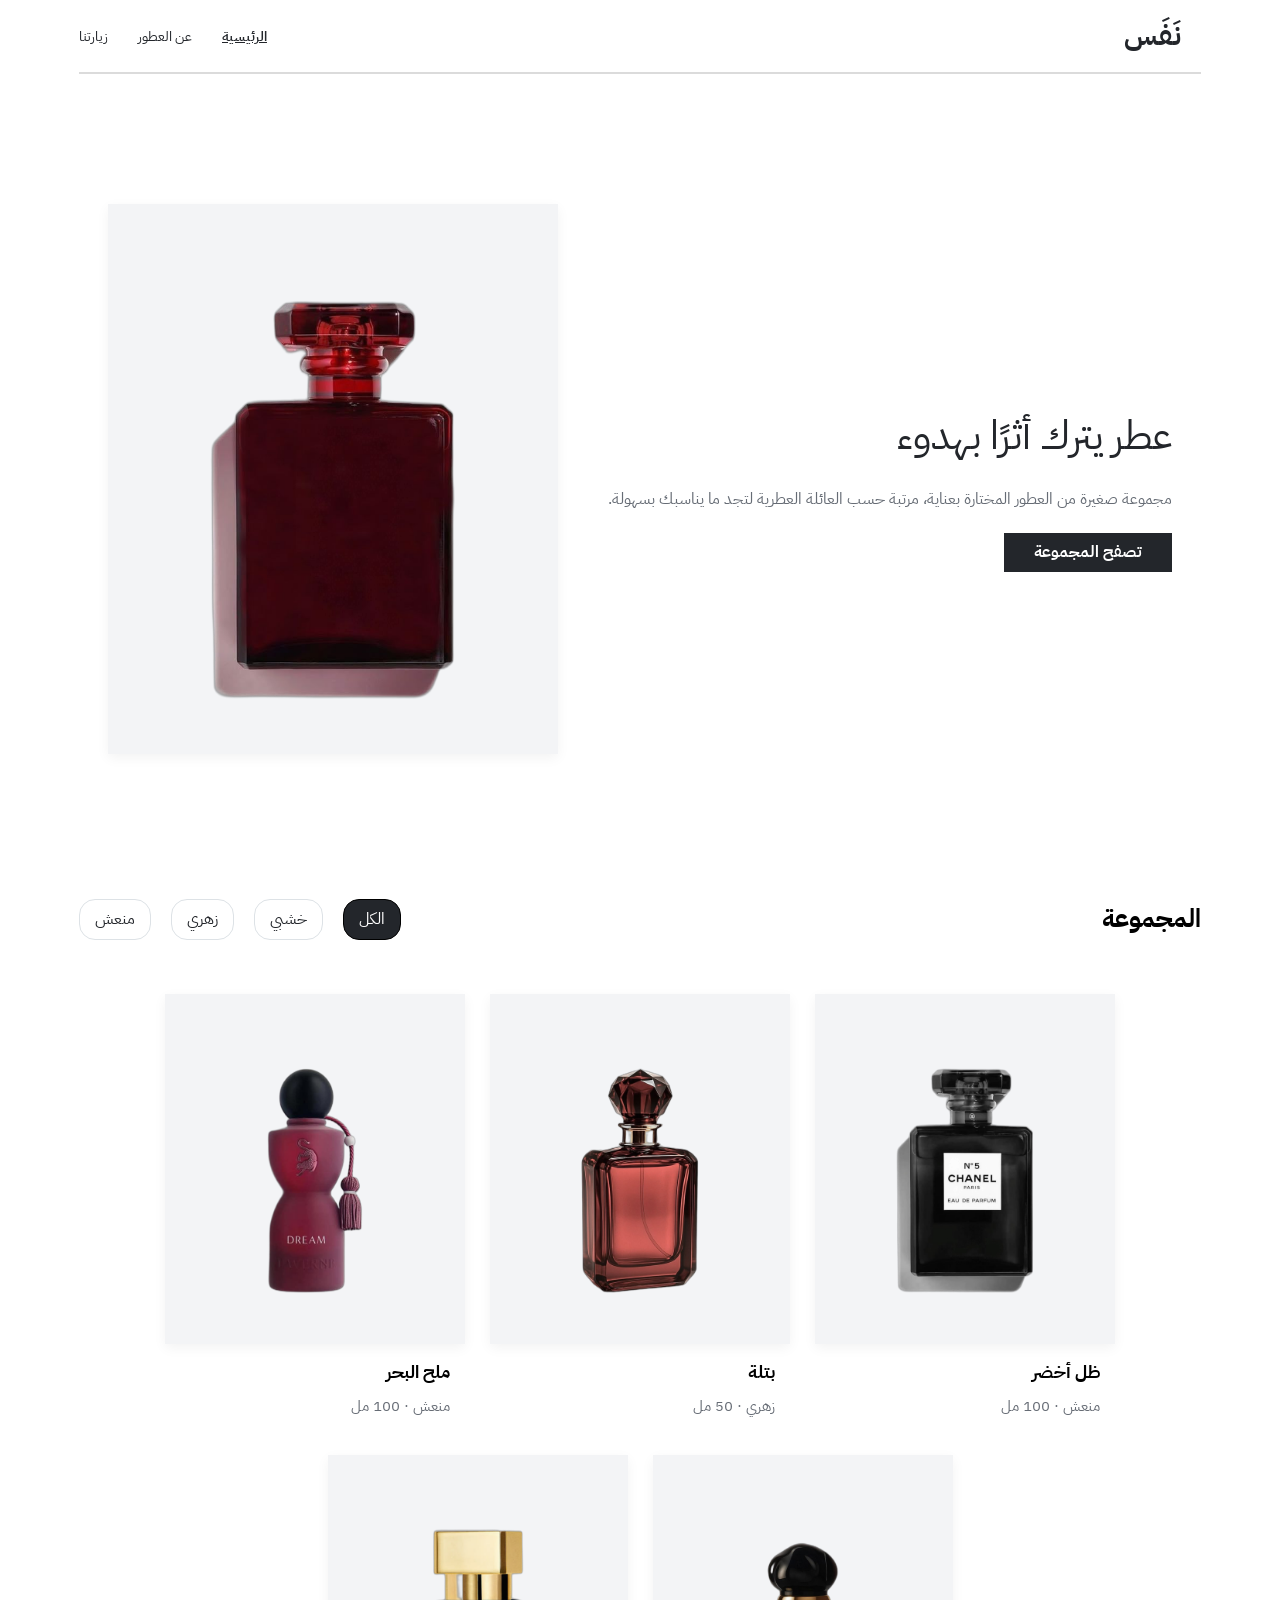
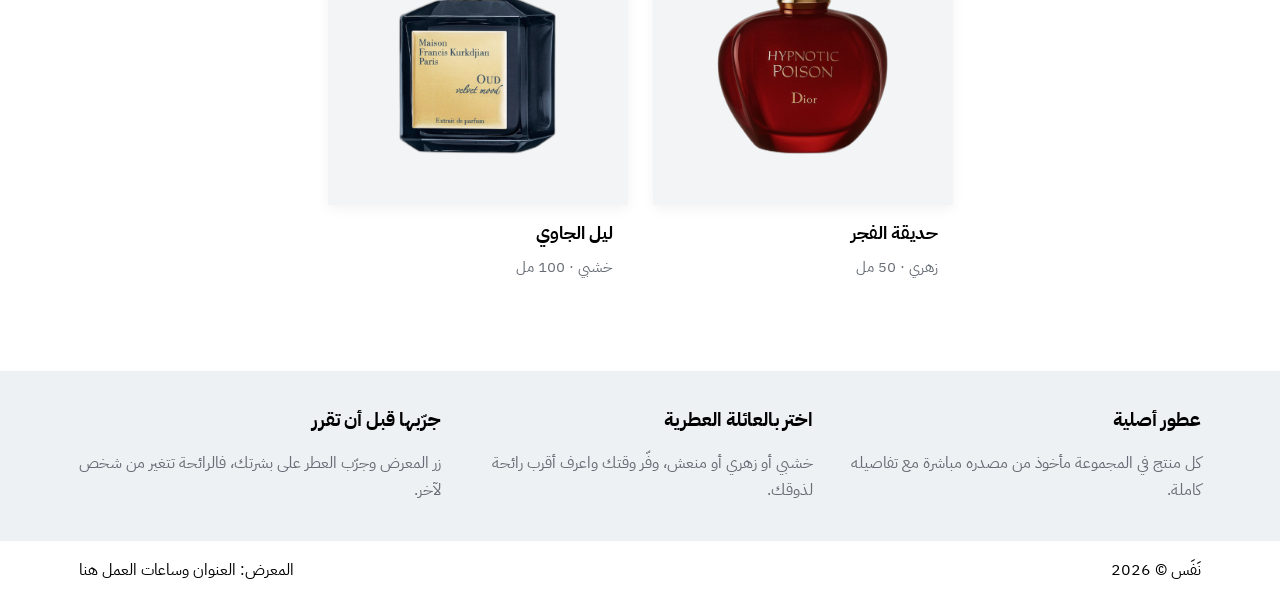
<file: index.html>
<!doctype html>
<html lang="ar" dir="rtl">
  <head>
    <meta charset="UTF-8" />
    <meta name="viewport" content="width=device-width, initial-scale=1.0" />
    <!-- link for all.main -->
    <link rel="stylesheet" href="CSS/all.min.css" />
    <!-- link for normalize -->
    <link rel="stylesheet" href="CSS/normalize.css" />
    <!-- link for font -->
    <link rel="preconnect" href="https://fonts.googleapis.com" />
    <link
      href="https://fonts.googleapis.com/css2?family=IBM+Plex+Sans+Arabic:wght@300;400;500;600&display=swap"
      rel="stylesheet"
    />
    <!-- link for css -->
    <link rel="stylesheet" href="CSS/style.css" />
    <title>نَفَس | عطور</title>    
  </head>
  <body>
    <div id="site-header">
    </div>
    <!-- Start Landing -->
    <div class="landing">
      <div class="container">
        <div class="content">
          <div class="text">
            <h1>عطر يترك أثرًا بهدوء</h1>
            <p>
              مجموعة صغيرة من العطور المختارة بعناية، مرتبة حسب العائلة العطرية
              لتجد ما يناسبك بسهولة.
            </p>
            <a href="#collection" class="btn">تصفح المجموعة</a>
          </div>
        </div>
        <div class="image">
          <img src="Image/hero1.png" alt="عطر" />
        </div>
      </div>
    </div>
    <!-- End Landing -->
    <!-- Start Shop -->
    <div class="shop" id="collection">
      <div class="container">
        <div class="navbar">
          <h2>المجموعة</h2>
          <ul>
            <li><a href="#" class="btn active" data-filter="all">الكل</a></li>
            <li><a href="#" class="btn" data-filter="wood">خشبي</a></li>
            <li><a href="#" class="btn" data-filter="floral">زهري</a></li>
            <li><a href="#" class="btn" data-filter="fresh">منعش</a></li>
          </ul>
        </div>
        <div class="content">
          <div
            class="box"
            data-category="fresh"
            data-size="100 مل"
            data-top="أوراق الطماطم"
            data-heart="شاي أخضر"
            data-base="طحلب"
          >
            <div class="image">
              <img src="Image/shop-2.png" alt="ظل أخضر" loading="lazy" />
            </div>
            <div class="text">
              <h3>ظل أخضر</h3>
              <p>منعش · 100 مل</p>
            </div>
          </div>
          <div
            class="box"
            data-category="floral"
            data-size="50 مل"
            data-top="خوخ"
            data-heart="بيوني"
            data-base="بخور خفيف"
          >
            <div class="image"><img src="Image/shop-3.png" alt="بتلة" loading="lazy"/></div>
            <div class="text">
              <h3>بتلة</h3>
              <p>زهري · 50 مل</p>
            </div>
          </div>
          <div
            class="box"
            data-category="fresh"
            data-size="100 مل"
            data-top="ليمون وملح"
            data-heart="نعناع"
            data-base="أخشاب خفيفة"
          >
            <div class="image">
              <img src="Image/shop-4.png" alt="ملح البحر" loading="lazy"/>
            </div>
            <div class="text">
              <h3>ملح البحر</h3>
              <p>منعش · 100 مل</p>
            </div>
          </div>
          <div
            class="box"
            data-category="floral"
            data-size="50 مل"
            data-top="برغموت"
            data-heart="ياسمين وورد"
            data-base="مسك أبيض"
          >
            <div class="image">
              <img src="Image/shop-5.png" alt="حديقة الفجر" loading="lazy"/>
            </div>
            <div class="text">
              <h3>حديقة الفجر</h3>
              <p>زهري · 50 مل</p>
            </div>
          </div>
          <div
            class="box"
            data-category="wood"
            data-size="100 مل"
            data-top="فلفل وردي"
            data-heart="جاوي وعود"
            data-base="عنبر ومسك"
          >
            <div class="image">
              <img src="Image/shop-6.png" alt="ليل الجاوي" loading="lazy"/>
            </div>
            <div class="text">
              <h3>ليل الجاوي</h3>
              <p>خشبي · 100 مل</p>
            </div>
          </div>
        </div>
      </div>
    </div>
    <!-- End Shop -->
    <!-- Start Last Section -->
    <div class="last-section">
      <div class="container">
        <div class="box">
          <h3>عطور أصلية</h3>
          <p>كل منتج في المجموعة مأخوذ من مصدره مباشرة مع تفاصيله كاملة.</p>
        </div>
        <div class="box">
          <h3>اختر بالعائلة العطرية</h3>
          <p>خشبي أو زهري أو منعش، وفّر وقتك واعرف أقرب رائحة لذوقك.</p>
        </div>
        <div class="box">
          <h3>جرّبها قبل أن تقرر</h3>
          <p>زر المعرض وجرّب العطر على بشرتك، فالرائحة تتغير من شخص لآخر.</p>
        </div>
      </div>
    </div>
    <!-- End Last Section -->
    <!-- Start Footer -->
    <div id="site-footer"></div>
    <!-- End Footer -->
          <script src="main.js"></script>
  </body>
</html>
</file>
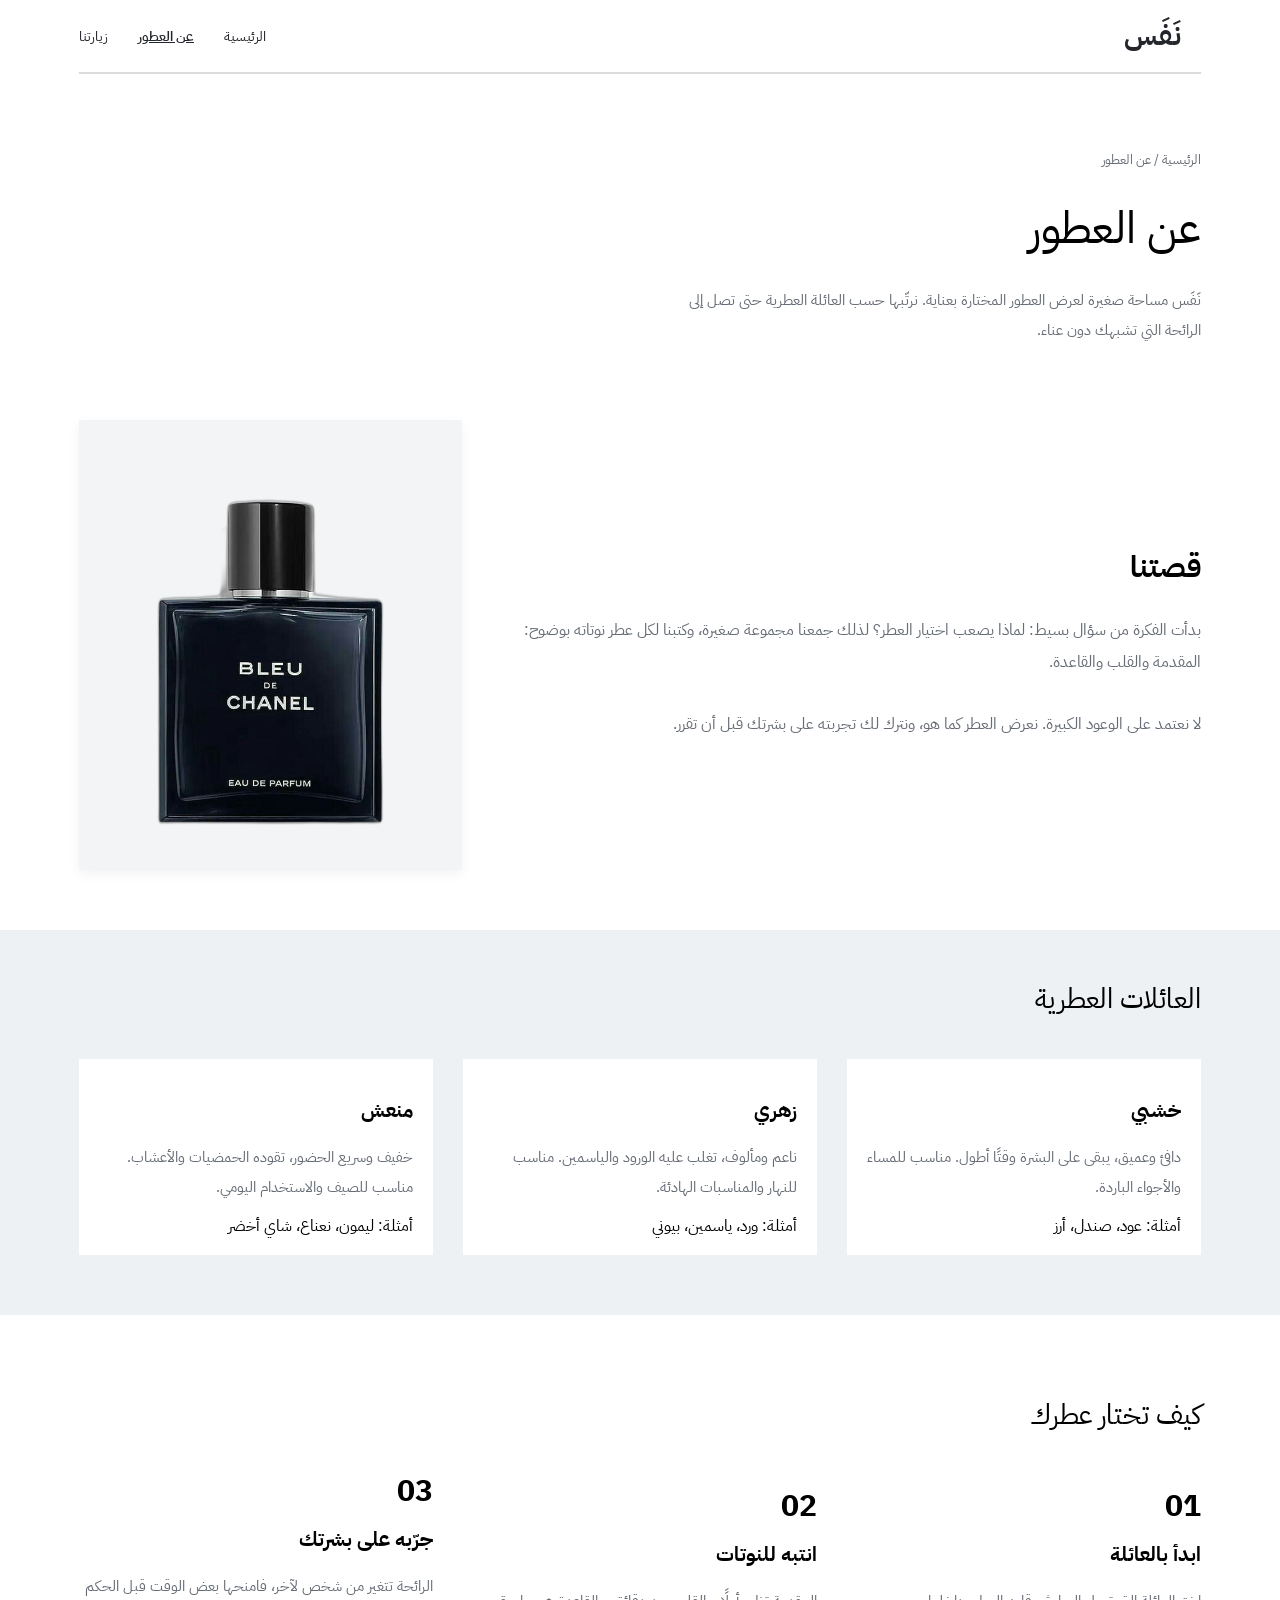
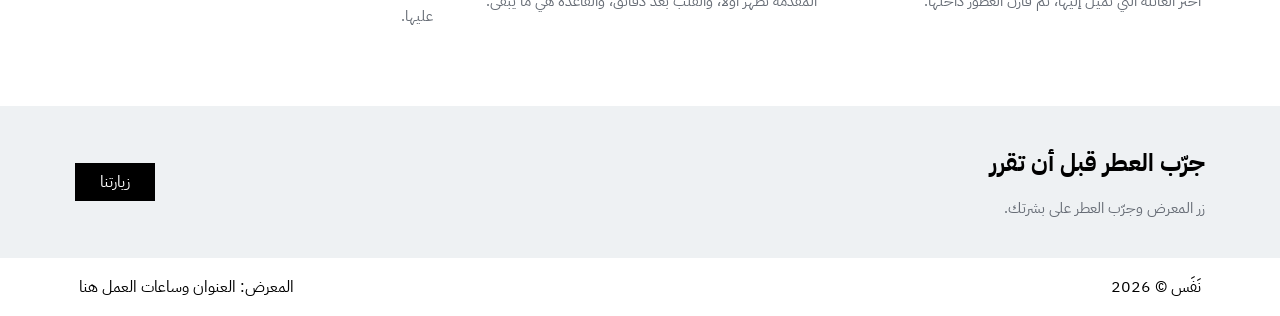
<file: about.html>
<!doctype html>
<html lang="ar" dir="rtl">
<head>
    <meta charset="UTF-8" />
    <meta name="viewport" content="width=device-width, initial-scale=1.0" />
    <!-- link for all.main -->
    <link rel="stylesheet" href="CSS/all.min.css" />
    <!-- link for normalize -->
    <link rel="stylesheet" href="CSS/normalize.css" />
    <!-- link for font -->
    <link rel="preconnect" href="https://fonts.googleapis.com" />
    <link
    href="https://fonts.googleapis.com/css2?family=IBM+Plex+Sans+Arabic:wght@300;400;500;600&display=swap"
    rel="stylesheet"
    />
    <!-- link for css -->
    <link rel="stylesheet" href="CSS/style.css" />
    <title>عن العطور | نَفَس</title>  
</head>
<body>
    <div id="site-header"></div>
    <!-- Start Landing About -->
    <div class="landing-about">
        <div class="container">
            <div class="about-perfume">
            <p class="p-1">الرئيسية / عن العطور</p>
            <h1>عن العطور</h1>
            <p>نَفَس مساحة صغيرة لعرض العطور المختارة بعناية. نرتّبها حسب العائلة العطرية حتى تصل إلى الرائحة التي تشبهك دون عناء.</p>
        </div>
        <div class="story">
            <div class="text">
                <h3>قصتنا</h3>
                <p>بدأت الفكرة من سؤال بسيط: لماذا يصعب اختيار العطر؟ لذلك جمعنا مجموعة صغيرة، وكتبنا لكل عطر نوتاته بوضوح: المقدمة والقلب والقاعدة.</p>
                <p>لا نعتمد على الوعود الكبيرة. نعرض العطر كما هو، ونترك لك تجربته على بشرتك قبل أن تقرر.</p>
            </div>
                <div class="image">
                    <img src="Image/about-hero.png" alt="about-hero-1">
                </div>
            </div>
        </div>
    </div>
    <!-- End Landing About -->
    <!-- Start Family Perfume -->
    <div class="family-perfume">
        <div class="container">
            <h2 class="main-title">العائلات العطرية</h2>
        <div class="boxs">
            <div class="box">
                <h3>خشبي</h3>
                <p>دافئ وعميق، يبقى على البشرة وقتًا أطول. مناسب للمساء والأجواء الباردة.</p>
                <span>أمثلة: عود، صندل، أرز</span>
            </div>
            <div class="box">
                <h3>زهري</h3>
                <p>ناعم ومألوف، تغلب عليه الورود والياسمين. مناسب للنهار والمناسبات الهادئة.</p>
                <span>أمثلة: ورد، ياسمين، بيوني</span>
            </div>
            <div class="box">
                <h3>منعش</h3>
                <p>خفيف وسريع الحضور، تقوده الحمضيات والأعشاب. مناسب للصيف والاستخدام اليومي.</p>
                <span>أمثلة: ليمون، نعناع، شاي أخضر</span>
            </div>
        </div>
        </div>
    </div>
    <!-- End Family Perfume -->
    <!-- Start How Choose -->
    <div class="how-choose">
        <div class="container">
            <h2 class="main-title">كيف تختار عطرك</h2>
        <div class="boxs">
            <div class="box">
                <span>01</span>
                <h3>ابدأ بالعائلة</h3>
                <p>اختر العائلة التي تميل إليها، ثم قارن العطور داخلها.</p>
            </div>
            <div class="box">
                <span>02</span>
                <h3>انتبه للنوتات</h3>
                <p>المقدمة تظهر أولًا، والقلب بعد دقائق، والقاعدة هي ما يبقى.</p>
            </div>
            <div class="box">
                <span>03</span>
                <h3>جرّبه على بشرتك</h3>
                <p>الرائحة تتغير من شخص لآخر، فامنحها بعض الوقت قبل الحكم عليها.</p>
            </div>
        </div>
        </div>
    </div>
    <!-- End How Choose -->
    <!-- Start Try Prefume -->
    <div class="try-perfume">
        <div class="container">
            <div class="text">
                <h3>جرّب العطر قبل أن تقرر</h3>
                <p>زر المعرض وجرّب العطر على بشرتك.</p>
            </div>
            <a href="visit.html" class="btn">زيارتنا</a>
        </div>
    </div>
    <!-- End Try Prefume -->
    <!-- Start Footer -->
    <div id="site-footer"></div>
    <!-- End Footer -->
        <script src="main.js"></script>
</body>
</html>
</file>
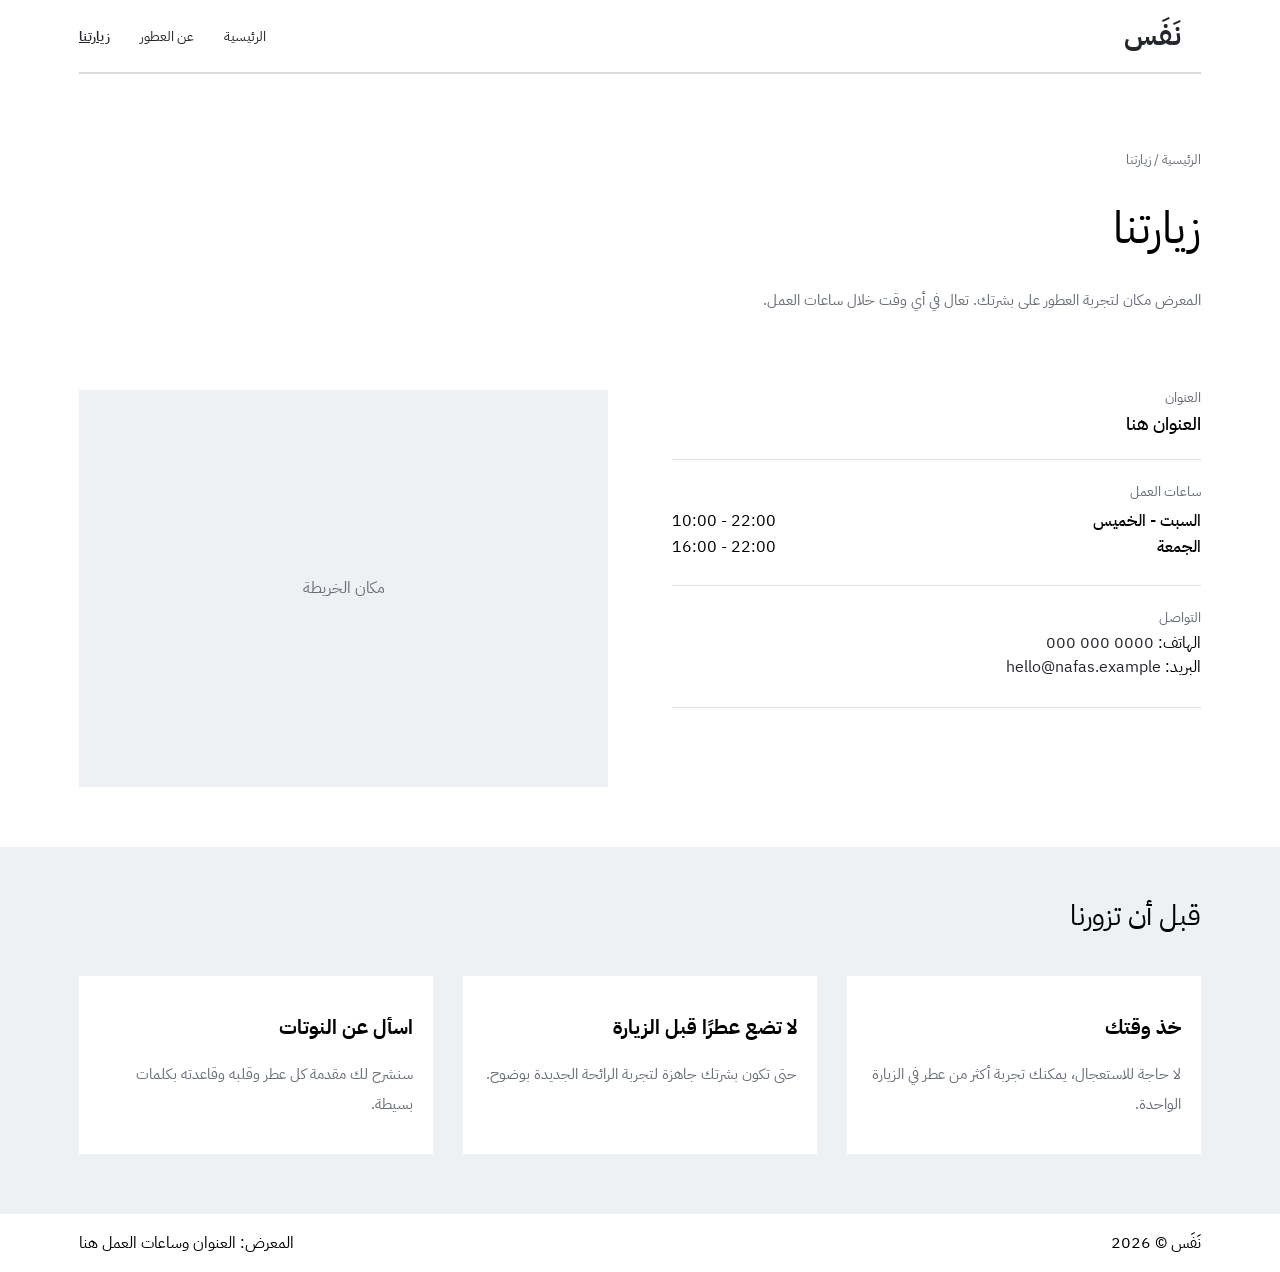
<file: visit.html>
<!doctype html>
<html lang="ar" dir="rtl">
<head>
    <meta charset="UTF-8" />
    <meta name="viewport" content="width=device-width, initial-scale=1.0" />
    <!-- link for all.main -->
    <link rel="stylesheet" href="CSS/all.min.css" />
    <!-- link for normalize -->
    <link rel="stylesheet" href="CSS/normalize.css" />
    <!-- link for font -->
    <link rel="preconnect" href="https://fonts.googleapis.com" />
    <link
    href="https://fonts.googleapis.com/css2?family=IBM+Plex+Sans+Arabic:wght@300;400;500;600&display=swap"
    rel="stylesheet"
    />
    <!-- link for css -->
    <link rel="stylesheet" href="CSS/style.css" />
    <title>زيارتنا | نَفَس</title> 
</head>
<body>
    <div id="site-header"></div>
        <!-- Start Landing Visit -->
    <!-- Start Landing Visit -->
<div class="landing-about visit">
    <div class="container">
        <div class="about-perfume">
            <p class="p-1">الرئيسية / زيارتنا</p>
            <h1>زيارتنا</h1>
            <p>المعرض مكان لتجربة العطور على بشرتك. تعال في أي وقت خلال ساعات العمل.</p>
        </div>
    </div>
</div>
<!-- End Landing Visit -->
        <!-- Start Visit Info -->
    <section class="visit-info">
    <div class="container">
        <div class="info">
        <div class="info-block">
            <h3>العنوان</h3>
            <address>العنوان هنا</address>
        </div>

        <div class="info-block">
            <h3>ساعات العمل</h3>
            <ul class="hours">
            <li><span>السبت - الخميس</span><span dir="ltr">10:00 - 22:00</span></li>
            <li><span>الجمعة</span><span dir="ltr">16:00 - 22:00</span></li>
            </ul>
        </div>

        <div class="info-block">
            <h3>التواصل</h3>
            <p>الهاتف: <a href="tel:+200000000000" dir="ltr">000 000 0000</a></p>
            <p>البريد: <a href="mailto:hello@nafas.example">hello@nafas.example</a></p>
        </div>
        </div>
        <div class="map">
        <span>مكان الخريطة</span>
        </div>
    </div>
    </section>
<!-- End Visit Info -->
    </div>
    <!-- End Landing Visit -->
    <!-- Start Family Perfume -->
    <div class="family-perfume">
        <div class="container">
            <h2 class="main-title">قبل أن تزورنا</h2>
        <div class="boxs">
            <div class="box">
                <h3>خذ وقتك</h3>
                <p>لا حاجة للاستعجال، يمكنك تجربة أكثر من عطر في الزيارة الواحدة.</p>
            </div>
            <div class="box">
                <h3>لا تضع عطرًا قبل الزيارة</h3>
                <p>حتى تكون بشرتك جاهزة لتجربة الرائحة الجديدة بوضوح.</p>
            </div>
            <div class="box">
                <h3>اسأل عن النوتات</h3>
                <p>سنشرح لك مقدمة كل عطر وقلبه وقاعدته بكلمات بسيطة.</p>
            </div>
        </div>
        </div>
    </div>
    <!-- End Family Perfume -->
    <!-- Start Footer -->
    <div id="site-footer"></div>
    <!-- End Footer -->
        <script src="main.js"></script>
</body>
</html>
</file>
<file: CSS/style.css>
:root {
    --color-main: #23262B;
    --color-paragraph: #666C75;
    --background: #EEF1F3;
    --padding-bottom: 60px;
    --main-transition: 0.3s;
}
* {
    -webkit-box-sizing: border-box;
    -moz-box-sizing: border-box;
    box-sizing: border-box;
}
html {
    scroll-behavior: smooth;
}
body {
    font-family: "IBM Plex Sans Arabic", Tahoma, sans-serif;
    font-weight: 400;
}
.container {
    max-width: 1170px;
    margin: 0 auto;
    padding: 0 24px;
}
ul {
    list-style: none;
    margin: 0;
    padding: 0;
}
a {
    text-decoration: none;
}
header nav {
    display: flex;
    justify-content: space-between;
    align-items: center;
    border-bottom: 2px solid #dbdbdb;
}
header nav .logo {
    padding: 20px;
    color: var(--color-main);
    font-size: 28px;
    font-weight: bold;
}
header nav ul {
    display: flex;
    text-align: center;
    gap: 30px;
}
header nav ul li a {
    font-size: 14px;
    font-weight: normal;
    color: var(--color-main);
}
header nav ul li a.active {
    font-weight: 600;
    text-decoration: underline;
}
@media (max-width: 991px) {
    header nav ul {
        display: none;
    }
    header nav .logo {
        font-size: 20px;
    }
}
/* Start Landing */
.landing {
    position: relative;
    min-height: 50vh;
}
.landing .container {
    display: flex;
    justify-content: center;
    align-items: center;
    gap: 50px;
    padding-top: 130px;
    padding-bottom: 130px;
}
.landing .content .text h1 {
    font-size: 40px;
    font-weight: normal;
    color: var(--color-main);
}
.landing .content .text p {
    font-size: 16px;
    font-weight: normal;
    margin-bottom: 20px;
    line-height: 1.7;
    color: var(--color-paragraph);
}
.landing .content .text .btn {
    display: inline-block;
    background-color: var(--color-main);
    color: white;
    padding: 10px 30px;
    font-weight: bold;
}
.landing .image {
    width: 450px;
    height: 550px;
    background-color: #f3f4f6;
    display: flex;
    align-items: center;
    justify-content: center;
    box-shadow: 0 4px 12px rgba(0, 0, 0, 0.05);
}

.landing .image img {
    max-width: 100%;
    max-height: 100%;
    object-fit: contain;
}
@media (max-width: 991px) {
    .landing .container {
        flex-direction: column;
        padding-bottom: 50px;
        padding-top: 50px;
    }
    .landing .image {
        width: 100%;
        max-width: 350px;
        height: 450px;
    }
    .landing .content .text h1 {
        font-size: 35px;
    }
    .landing .content .text p {
        font-size: 15px;
    }
}
/* End Landing */
/* Start Shop */
.shop {
    position: relative;
    padding-bottom: var(--padding-bottom);
}
.shop .container .navbar {
    display: flex;
    justify-content: space-between;
    align-items: center;
    flex-wrap: wrap;
}
.shop .container .navbar h2 {
    font-size: 25px;
    font-weight: bold;
}
.shop .container .navbar ul {
    display: flex;
    text-align: center;
    gap: 20px;
}
.shop .container .navbar ul li a {
    display: inline-block;
    color: var(--color-main);
    padding: 10px 15px;
    border: 1px solid #DDE2E6;
    border-radius: 16px;
    transition: var(--main-transition);
}
.shop .navbar .active,
.shop .navbar ul li a.active {
    color: white;
    background-color: var(--color-main);
    border-color: #000;
}
.shop .content {
    display: flex;
    flex-wrap: wrap;
    justify-content: center;
    gap: 25px;
    padding: 20px;
    margin-top: 20px;
    position: relative;
}
.shop .content .box {
    width: 300px;
}
.shop .content .box .image {
    width: 100%;
    height: 350px;
    background-color: #f3f4f6;
    display: flex;
    align-items: center;
    justify-content: center;
    box-shadow: 0 4px 12px rgba(0, 0, 0, 0.05);
}
.shop .content .box .image img {
    width: 100%;
    height: 100%;
    object-fit: contain;
    padding: 20px;
}
.shop .content .box .text {
    margin-top: 15px;
    margin-right: 15px;
}
.shop .content .box .text h3 {
    font-size: 18px;
    font-weight: bold;
    margin-bottom: 5px;
}
.shop .content .box .text p {
    font-size: 15px;
    color: var(--color-paragraph);
}
@media (max-width: 991px) {
    .shop .container .navbar {
        justify-content: space-between;
    }
    .shop .container .navbar ul {
        justify-content: center;
        padding: 0;
    }
    .shop .container .navbar ul li a {
        padding: 10px;
    }
}
/* End Shop */
/* Start Last Section */
.last-section {
    background-color: var(--background);
    padding: 20px;
}
.last-section .container {
    display: flex;
    justify-content: center;
    align-items: center;
    gap: 30px;
    position: relative;
}
.last-section .box p {
    color: var(--color-paragraph);
    line-height: 1.7;
}
@media (max-width: 768px) {
    .last-section .container {
        flex-direction: column;
        gap: 15px;
    }
}
/* End Last Section */
/* Start Footer */
footer {
    padding: 20px;
}
footer .container {
    display: flex;
    justify-content: space-between;
    align-items: center;
    flex-wrap: wrap;
    gap: 10px;
}
/* End Footer */
header {
    position: relative;
}
.menu-toggle {
    display: none;
    background: none;
    border: 0;
    padding: 12px;
    cursor: pointer;
    color: var(--color-main);
}
.menu-toggle svg {
    display: block;
}
@media (max-width: 991px) {
    .menu-toggle {
        display: block;
    }
    header nav ul.open {
        display: flex;
        flex-direction: column;
        gap: 0;
        position: absolute;
        top: 100%;
        right: 0;
        left: 0;
        margin: 0;
        padding: 8px 24px 16px;
        background-color: #fff;
        border-bottom: 2px solid #dbdbdb;
        z-index: 10;
    }
    header nav ul.open li a {
        display: block;
        padding: 12px 0;
        font-size: 16px;
    }
}

.shop .content .box {
    cursor: pointer;
}
.shop .content .box .image {
    transition: background-color var(--main-transition);
}
.shop .content .box:hover .image {
    background-color: #e3e8eb;
}
.shop .content .box:focus-visible {
    outline: 2px solid var(--color-main);
    outline-offset: 4px;
}

.product-dialog {
    border: 0;
    padding: 0;
    margin: auto;
    width: min(780px, 92vw);
    background-color: #fff;
    color: var(--color-main);
}
.product-dialog::backdrop {
    background: rgba(35, 38, 43, 0.55);
}
.product-dialog__inner {
    display: grid;
    grid-template-columns: 1fr 1.2fr;
}
.product-dialog__image {
    background-color: var(--background);
    display: flex;
    align-items: center;
    justify-content: center;
}
.product-dialog__image img {
    width: 100%;
    height: 100%;
    object-fit: contain;
    padding: 24px;
}
.product-dialog__body {
    position: relative;
    padding: 40px 36px;
}
.product-dialog__body h3 {
    font-size: 26px;
    font-weight: 500;
    margin: 0;
}
.product-dialog__family {
    color: var(--color-paragraph);
    margin: 4px 0 20px;
}
.product-dialog dl {
    display: grid;
    grid-template-columns: auto 1fr;
    gap: 10px 24px;
    margin: 0;
    padding-top: 20px;
    border-top: 1px solid #dde2e6;
}
.product-dialog dt {
    color: var(--color-paragraph);
}
.product-dialog dd {
    margin: 0;
}
.product-dialog__close {
    position: absolute;
    top: 12px;
    inset-inline-end: 14px;
    border: 0;
    background: none;
    font-size: 26px;
    cursor: pointer;
    color: var(--color-paragraph);
}
@media (max-width: 768px) {
    .product-dialog__inner {
        grid-template-columns: 1fr;
    }
}
/* Start About Page */
/* Start About landing */
.landing-about {
    padding-top: var(--padding-bottom);
    padding-bottom: var(--padding-bottom);
}
.landing-about .about-perfume {
    padding-bottom: var(--padding-bottom);
    max-width: 550px;
}
.landing-about .about-perfume .p-1 {
    font-size: 13px;
    color: var(--color-paragraph);
}
.landing-about .about-perfume h1 {
    font-weight: normal;
    font-size: 45px;
}
.landing-about .about-perfume p {
    font-size: 15px;
    line-height: 2;
    color: var(--color-paragraph);
}
.landing-about .story {
    display: flex;
    justify-content: center;
    align-items: center;
    gap: 30px;
}
.landing-about .story .text h3 {
    font-size: 30px;
}
.landing-about .story .text p {
    margin: 30px 0;
    color: var(--color-paragraph);
    line-height: 2;
}
.landing-about .story .image {
    width: 450px;
    height: 450px;
    background-color: #f3f4f6;
    display: flex;
    align-items: center;
    justify-content: center;
    box-shadow: 0 4px 12px rgba(0, 0, 0, 0.05);
}
.landing-about .story .image img {
    max-width: 100%;
    max-height: 100%;
    object-fit: contain;
}
@media (max-width: 991px) {
    .landing-about .about-perfume {
        padding-bottom: 0;
    }
    .landing-about .story {
        flex-direction: column;
    }
    .landing-about .story .image {
        width: 100%;
        max-width: 350px;
        height: 450px;
    }
}
/* End About landing */
/* Start Family Perfume */
.family-perfume {
    background-color: var(--background);
    padding-top: 30px;
    padding-bottom: 60px;
}
.main-title {
    font-size: 28px;
    font-weight: normal;
    padding-bottom: 20px;
}
.family-perfume .boxs {
    display: flex;
    justify-content: center;
    align-items: center;
    gap: 30px;
}
.family-perfume .boxs .box {
    background-color: #FFF;
    padding: 20px;
}
.family-perfume .boxs .box h3 {
    font-size: 20px;
    font-weight: bold;
}
.family-perfume .boxs .box p {
    font-size: 15px;
    font-weight: normal;
    line-height: 2;
    color: var(--color-paragraph);
}
.family-perfume .boxs .box span {
    font-size: 16px;
}
@media (max-width: 991px) {
    .family-perfume .boxs {
        flex-direction: column;
    }
    .family-perfume .boxs .box {
        width: 100%;
    }
}
/* End Family Perfume */
/* Start How Choose */
.how-choose {
    padding-top: var(--padding-bottom);
    padding-bottom: var(--padding-bottom);
}
.how-choose .boxs {
    display: flex;
    justify-content: center;
    align-items: center;
    gap: 30px;
}
.how-choose .boxs .box {
    width: 100%;
}
.how-choose .boxs .box span {
    font-size: 30px;
    font-weight: bold;
}
.how-choose .boxs .box h3 {
    font-size: 20px;
}
.how-choose .boxs .box p {
    color: var(--color-paragraph);
    font-size: 15px;
    line-height: 2;
}
@media (max-width: 991px) {
    .how-choose .boxs {
        flex-direction: column; 
    }
}
/* End How Choose */
/* Start Try Perfume */
.try-perfume {
    background-color: var(--background);
}
.try-perfume .container {
    display: flex;
    justify-content: space-between;
    align-items: center;
    padding: 20px;
}
.try-perfume .container .text h3 {
    font-size: 24px;
    margin-bottom: 10px;
}
.try-perfume .container .text p {
    font-size: 15px;
    color: var(--color-paragraph);
    line-height: 2;
}
.try-perfume .container .btn {
    background-color: #000;
    color: white;
    padding: 10px 25px;
}
@media (max-width: 768px) {
    .try-perfume .container {
        flex-direction: column;
        gap: 10px;
    }
}
/* End Try Perfume */
.visit-info {
    padding-bottom: var(--padding-bottom);
}
.landing-about.visit {
    padding-bottom: 0;
}
.visit-info .container {
    display: grid;
    grid-template-columns: 1fr 1fr; /* عمودين بنفس العرض */
    gap: 64px;
    align-items: start;
}
.visit-info .info-block {
    padding-bottom: 24px;
    margin-bottom: 24px;
    border-bottom: 1px solid #dde2e6;
}
.visit-info .info-block:last-child {
    margin-bottom: 0;
}
.visit-info .info-block h3 {
    font-size: 14px;
    font-weight: 400;
    color: var(--color-paragraph);
    margin: 0 0 8px;
}
.visit-info address {
    font-style: normal; 
    font-size: 18px;
    font-weight: 500;
}
.visit-info .hours li {
    display: flex;
    justify-content: space-between;
    gap: 16px;
    padding: 4px 0;
}
.visit-info .hours li span:first-child {
    font-weight: 500;
}
.visit-info .info-block p {
    margin: 0 0 6px;
}
.visit-info .info-block a {
    color: var(--color-main);
}
.visit-info .map {
    background-color: var(--background);
    aspect-ratio: 4 / 3; 
    display: flex;
    align-items: center;
    justify-content: center;
    color: var(--color-paragraph);
}
.visit-info .map iframe {
    width: 100%;
    height: 100%;
    border: 0;
}
@media (max-width: 991px) {
    .visit-info .container {
        grid-template-columns: 1fr;
        gap: 32px;
    }
}
.family-perfume .boxs {
    align-items: stretch;
}
.family-perfume .boxs .box {
    flex: 1;
}
@media (max-width: 991px) {
    .family-perfume .boxs .box {
        flex: none;
    }
}
/* End Visit Info */
/* End About Page */
</file>
